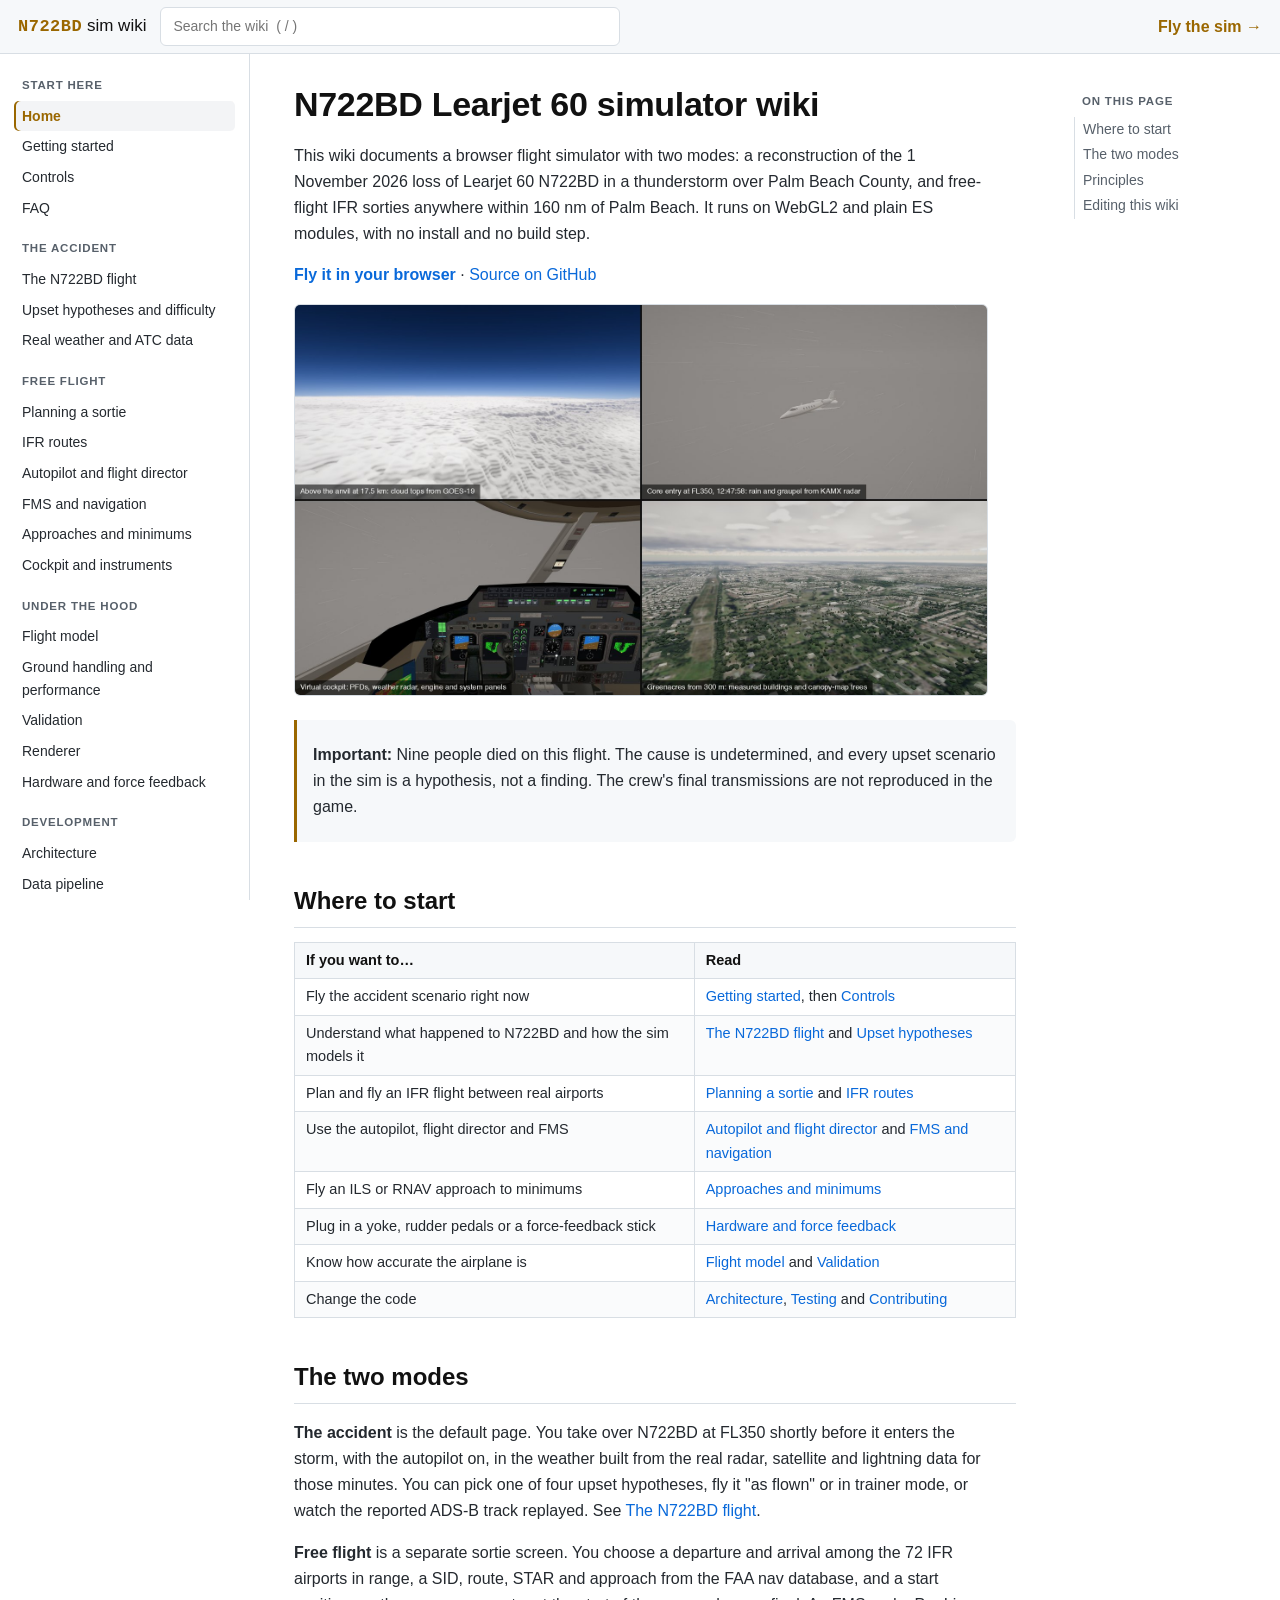
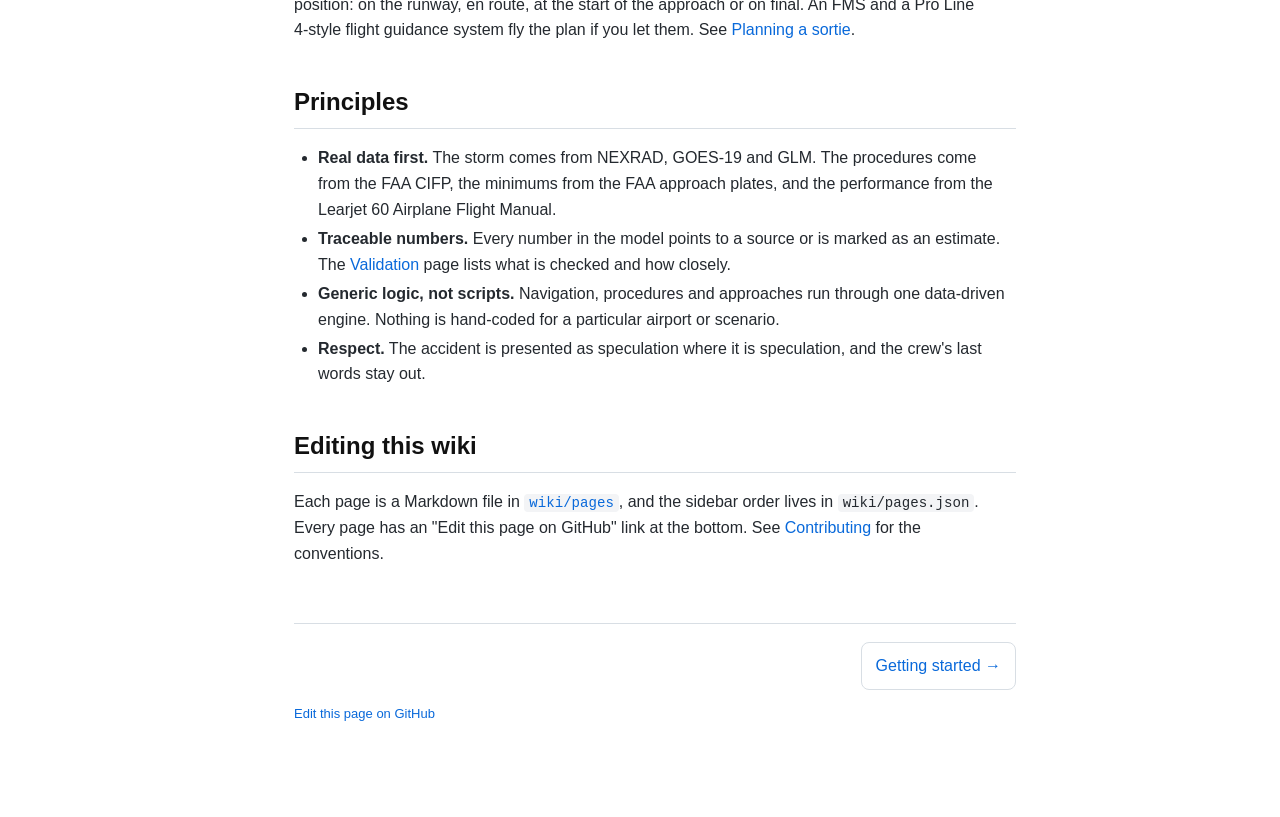
<file: wiki/index.html>
<!DOCTYPE html>
<html lang="en">
<head>
<meta charset="utf-8">
<meta name="viewport" content="width=device-width, initial-scale=1">
<title>machtuck wiki</title>
<meta name="description" content="Documentation for the N722BD Learjet 60 convective upset simulator and its free-flight IFR mode.">
<link rel="icon" href="data:image/svg+xml,%3Csvg xmlns=%22http://www.w3.org/2000/svg%22 viewBox=%220 0 16 16%22%3E%3Crect width=%2216%22 height=%2216%22 rx=%223%22 fill=%22%230d1117%22/%3E%3Cpath d=%22M2 9l12-4-3 4 3 3z%22 fill=%22%23ffe34d%22/%3E%3C/svg%3E">
<link rel="stylesheet" href="wiki.css">
</head>
<body>
<header>
  <button id="menu" aria-label="Pages">☰</button>
  <a class="brand" href="#/home"><b>N722BD</b> sim wiki</a>
  <div class="search"><input id="q" type="search" placeholder="Search the wiki  ( / )" autocomplete="off" aria-label="Search the wiki"><div id="results" hidden></div></div>
  <a class="fly" href="../">Fly the sim →</a>
</header>
<div class="wrap">
  <nav id="nav" aria-label="Wiki pages"></nav>
  <main id="doc"><p class="loading">Loading…</p></main>
  <aside id="toc"></aside>
</div>
<noscript><p style="padding:2em">The wiki renders its Markdown pages with JavaScript. Read them directly in <a href="https://github.com/ShaneBreazeale/machtuck/tree/main/wiki/pages">wiki/pages on GitHub</a>.</p></noscript>
<script type="module" src="wiki.js"></script>
</body>
</html>
</file>
<file: wiki/wiki.css>
:root {
  --bg: #0d1117; --panel: #11161d; --line: #263040; --text: #d6dde6; --dim: #8b98a8; --head: #f2f5f8;
  --acc: #ffe34d; --link: #6cb6ff; --mag: #ff5cf0; --green: #4dff7a; --code: #161c25;
  --mono: ui-monospace, SFMono-Regular, Menlo, Consolas, monospace;
  color-scheme: dark;
}
@media (prefers-color-scheme: light) {
  :root { --bg: #ffffff; --panel: #f6f8fa; --line: #d8dee4; --text: #24292f; --dim: #57606a; --head: #111; --acc: #9a6700; --link: #0969da; --mag: #a0119a; --green: #1a7f37; --code: #f3f4f6; color-scheme: light; }
}
* { box-sizing: border-box; }
html { scroll-padding-top: 64px; }
body { margin: 0; background: var(--bg); color: var(--text); font: 16px/1.62 -apple-system, BlinkMacSystemFont, "Segoe UI", Inter, Roboto, sans-serif; }
a { color: var(--link); text-decoration: none; }
a:hover { text-decoration: underline; }

header { position: sticky; top: 0; z-index: 5; display: flex; align-items: center; gap: 14px; height: 54px; padding: 0 18px; background: var(--panel); border-bottom: 1px solid var(--line); }
.brand { color: var(--head); font-size: 17px; white-space: nowrap; }
.brand b { color: var(--acc); font-family: var(--mono); letter-spacing: 0.5px; }
.fly { margin-left: auto; white-space: nowrap; font-weight: 600; color: var(--acc); }
#menu { display: none; background: none; border: 1px solid var(--line); color: var(--text); border-radius: 6px; font-size: 18px; padding: 2px 9px; cursor: pointer; }
.search { position: relative; flex: 1; max-width: 460px; }
#q { width: 100%; padding: 7px 12px; border-radius: 6px; border: 1px solid var(--line); background: var(--bg); color: var(--text); font: inherit; font-size: 14px; }
#q:focus { outline: 2px solid var(--link); outline-offset: -1px; }
#results { position: absolute; top: 40px; left: 0; right: -120px; max-height: 70vh; overflow: auto; background: var(--panel); border: 1px solid var(--line); border-radius: 8px; box-shadow: 0 10px 30px rgba(0,0,0,0.35); }
#results a { display: block; padding: 9px 13px; border-bottom: 1px solid var(--line); color: var(--text); }
#results a:hover, #results a:focus { background: var(--code); text-decoration: none; }
#results b { display: block; color: var(--head); font-size: 14px; }
#results span { display: block; color: var(--dim); font-size: 13px; line-height: 1.45; }
#results mark { background: none; color: var(--acc); font-weight: 600; }
#results .none { padding: 10px 13px; margin: 0; color: var(--dim); }

.wrap { display: grid; grid-template-columns: 250px minmax(0, 1fr) 220px; max-width: 1440px; margin: 0 auto; }
#nav, #toc { position: sticky; top: 54px; align-self: start; max-height: calc(100vh - 54px); overflow: auto; padding: 22px 14px 40px; font-size: 14px; }
#nav { border-right: 1px solid var(--line); }
.sh { text-transform: uppercase; letter-spacing: 0.8px; font-size: 11.5px; font-weight: 700; color: var(--dim); margin: 16px 8px 6px; }
.sec:first-child .sh { margin-top: 0; }
#nav a { display: block; padding: 4px 8px; border-radius: 5px; color: var(--text); }
#nav a:hover { background: var(--code); text-decoration: none; }
#nav a.on { background: var(--code); color: var(--acc); font-weight: 600; box-shadow: inset 2px 0 0 var(--acc); }
#toc a { display: block; padding: 3px 8px; color: var(--dim); line-height: 1.4; border-left: 1px solid var(--line); }
#toc a.l3 { padding-left: 20px; font-size: 13px; }
#toc a:hover { color: var(--link); text-decoration: none; }

main { padding: 30px 44px 80px; min-width: 0; }
main h1 { font-size: 34px; line-height: 1.2; margin: 0 0 18px; color: var(--head); letter-spacing: -0.3px; }
main h2 { font-size: 24px; margin: 40px 0 12px; padding-bottom: 6px; border-bottom: 1px solid var(--line); color: var(--head); }
main h3 { font-size: 19px; margin: 28px 0 8px; color: var(--head); }
main h4 { font-size: 16px; margin: 22px 0 6px; color: var(--head); }
main h2, main h3, main h4 { position: relative; }
.anchor { margin-left: 8px; color: var(--dim); opacity: 0; font-weight: 400; }
h2:hover .anchor, h3:hover .anchor, h4:hover .anchor { opacity: 1; }
main p, main li { max-width: 78ch; }
main ul, main ol { padding-left: 1.5em; }
main li { margin: 3px 0; }
main li > ul, main li > ol { margin: 3px 0; }
main img { max-width: 100%; border-radius: 6px; border: 1px solid var(--line); }
main code { font-family: var(--mono); font-size: 0.88em; background: var(--code); padding: 1px 5px; border-radius: 4px; }
main pre { background: var(--code); border: 1px solid var(--line); border-radius: 8px; padding: 13px 16px; overflow: auto; line-height: 1.5; }
main pre code { background: none; padding: 0; font-size: 13.5px; }
main hr { border: 0; border-top: 1px solid var(--line); margin: 32px 0; }
main blockquote { margin: 16px 0; padding: 6px 16px; border-left: 3px solid var(--line); color: var(--dim); background: var(--panel); border-radius: 0 6px 6px 0; }
main blockquote.callout.note, main blockquote.callout.tip { border-left-color: var(--link); }
main blockquote.callout.warning, main blockquote.callout.important { border-left-color: var(--acc); }
main blockquote p { color: var(--text); }
.tbl { overflow-x: auto; margin: 14px 0; }
main table { border-collapse: collapse; font-size: 14.5px; }
main th, main td { border: 1px solid var(--line); padding: 6px 11px; vertical-align: top; text-align: left; }
main th { background: var(--panel); color: var(--head); }
main tr:nth-child(2n) td { background: color-mix(in srgb, var(--panel) 50%, transparent); }
kbd { font-family: var(--mono); font-size: 0.85em; border: 1px solid var(--line); border-bottom-width: 2px; border-radius: 4px; padding: 0 5px; }
.pn { display: flex; justify-content: space-between; gap: 12px; margin-top: 56px; padding-top: 18px; border-top: 1px solid var(--line); }
.pn a { padding: 10px 14px; border: 1px solid var(--line); border-radius: 8px; }
.edit { font-size: 13px; color: var(--dim); }
.loading { color: var(--dim); }

@media (max-width: 1150px) { .wrap { grid-template-columns: 240px minmax(0, 1fr); } #toc { display: none; } }
@media (max-width: 800px) {
  .wrap { grid-template-columns: 1fr; }
  #menu { display: block; }
  #nav { display: none; position: fixed; top: 54px; left: 0; bottom: 0; width: 280px; background: var(--panel); z-index: 4; max-height: none; box-shadow: 4px 0 20px rgba(0,0,0,0.3); }
  body.menu #nav { display: block; }
  main { padding: 22px 18px 60px; }
  .fly { display: none; }
  #results { right: 0; }
}
</file>
